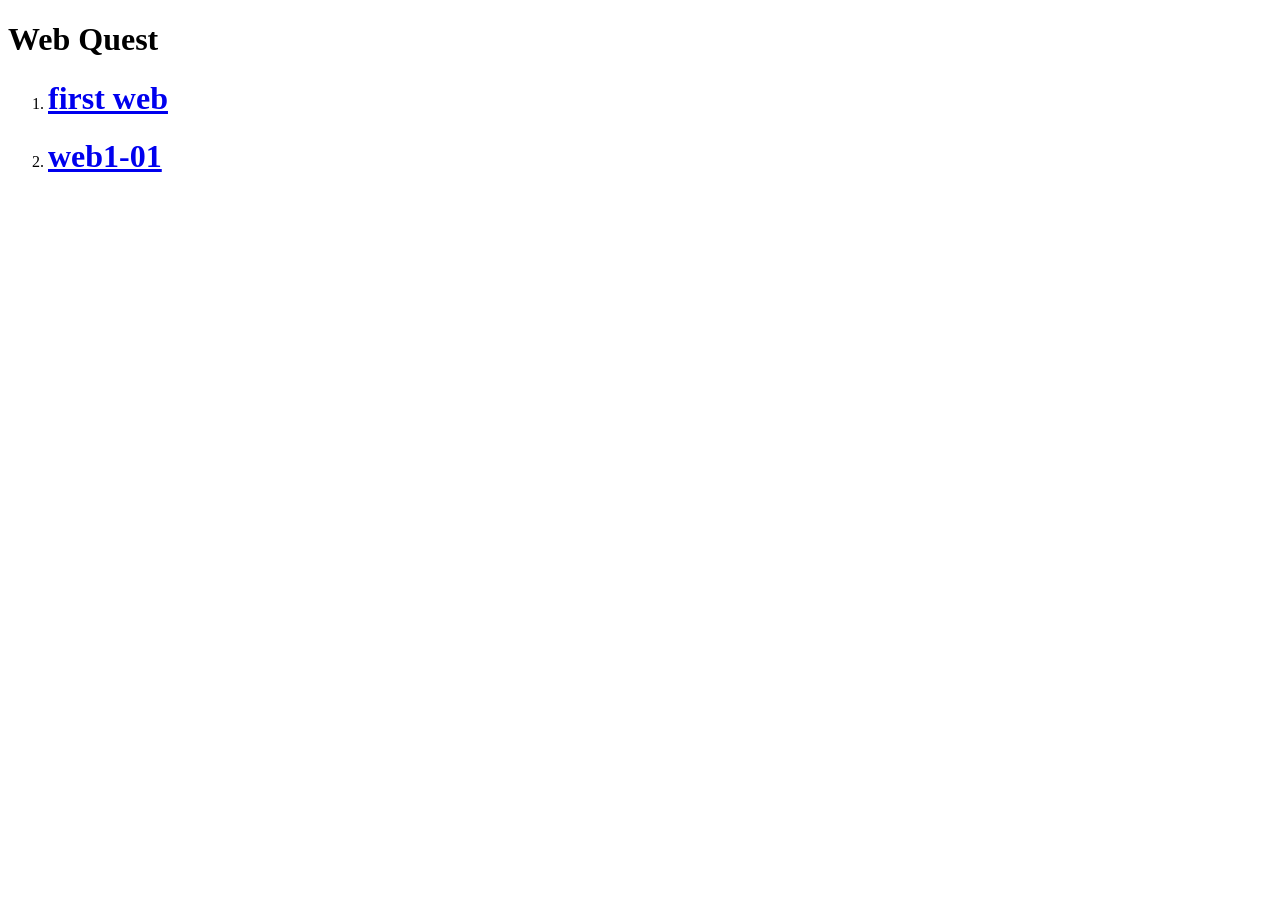
<file: index.html>
<!DOCTYPE html>
<html lang="en">

<head>
    <meta charset="UTF-8">
    <meta name="viewport" content="width=device-width, initial-scale=1.0">
    <title>WebQuest</title>
</head>

<body>
    <h1>Web Quest</h1>
    <ol>
        <li>
            <h1><a href="1stweb/index.html" target="_self">first web</a></h1>
        </li>
        <li>
            <h1><a href="web1-01/index.html" target="_self">web1-01</a></h1>
        </li>
    </ol>
</body>

</html>
</file>
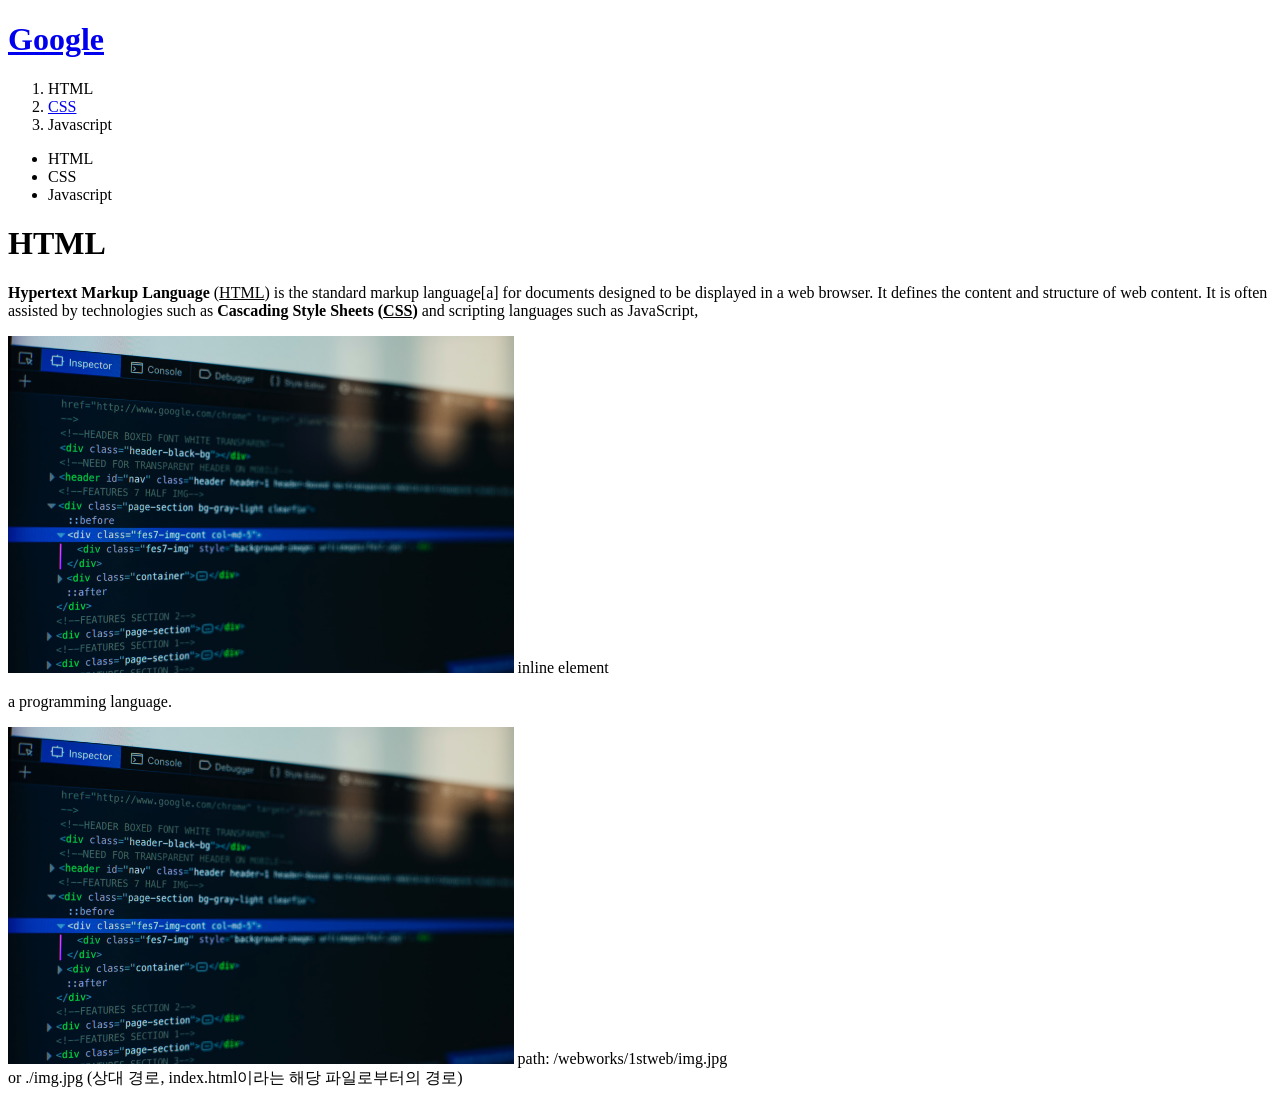
<file: 1stweb/index.html>
<!doctype html>
<html>

<head>
    <title>1st Web Page</title>
    <meta charset="utf-8">
</head>

<body>
    <h1><a href="https://google.com" target="_blank">Google</a></h1>
    <ol>
        <li>HTML</li>
        <li><a href="./css/css.html" target="_self">CSS</a></li>
        <li>Javascript</li>
    </ol>

    <ul>
        <li>HTML</li>
        <li>CSS</li>
        <li>Javascript</li>
    </ul>

    <h1>HTML</h1>
    <p>
        <strong>Hypertext Markup Language</strong> (<u>HTML</u>) is the standard markup language[a] for documents
        designed
        to be displayed in a web browser. It defines the content and structure of web content. It is often assisted by
        technologies such as <strong>Cascading Style Sheets (<u>CSS</u>)</strong> and scripting languages such as
        JavaScript,
    </p>
    <img src="./img.jpg" width="40%"> inline element
    <p>
        a programming language.
    </p>
    <p>
        <img src="./img.jpg" width="40%"> path: /webworks/1stweb/img.jpg<br>
        or ./img.jpg (상대 경로, index.html이라는 해당 파일로부터의 경로)
    </p>
</body>

</html>
</file>
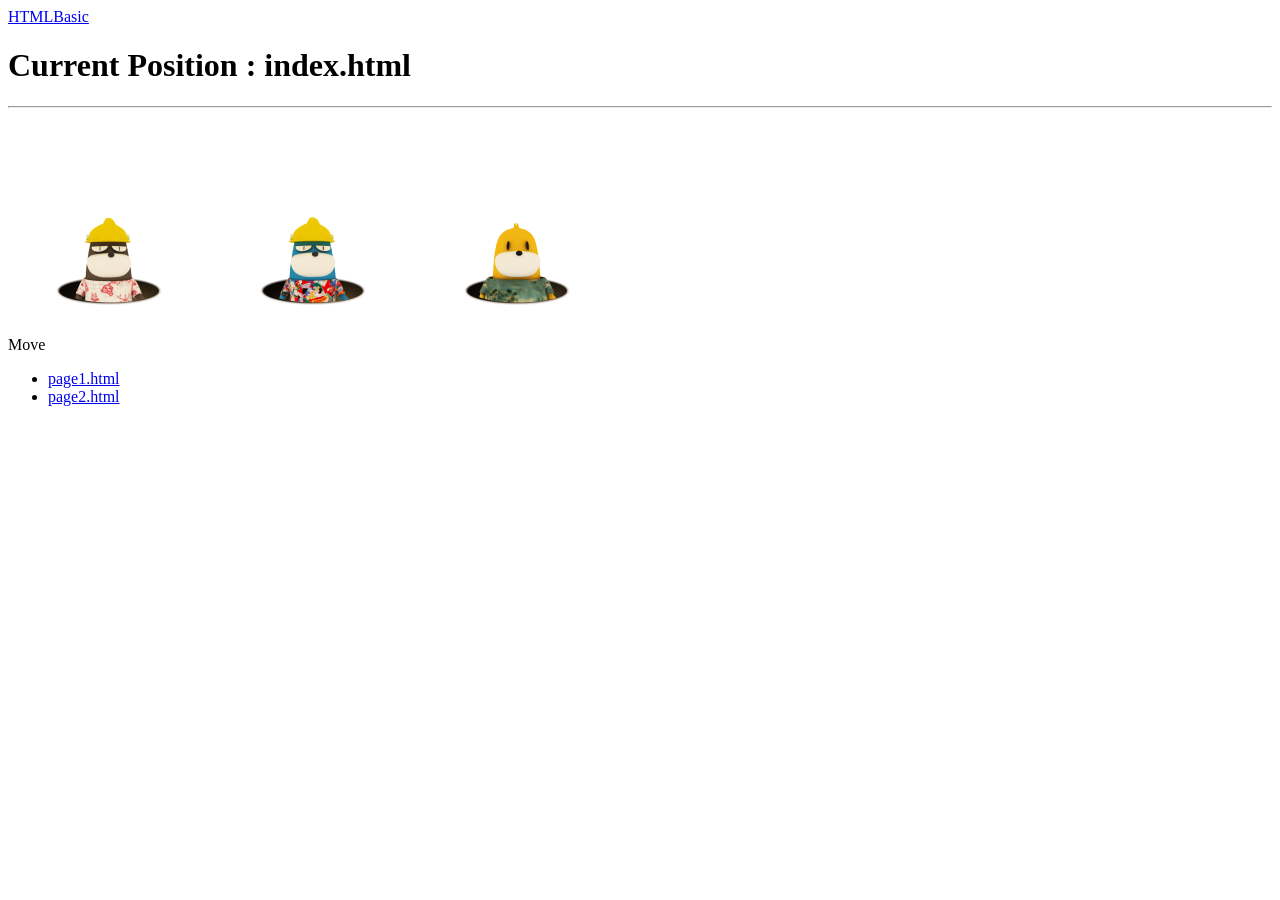
<file: 2ndweb/index.html>
<!DOCTYPE html>
<html lang="en">

<head>
    <meta charset="UTF-8">
    <meta name="viewport" content="width=device-width, initial-scale=1.0">
    <title>web2nd</title>
</head>

<body>
    <a href="./HTMLBasic.html">HTMLBasic</a>
    <h1>Current Position : index.html</h1>
    <hr>
    <img src="folder1/img1.png" alt="mole type A"> <!-- 하위 경로 -->
    <img src="./folder2/img2.png" alt="mole type B"> <!-- 상대 경로 -->
    <img src="/2ndweb/img3.png" alt="mole type C"> <!-- 절대 경로 -->

    <p>Move</p>
    <ul>
        <li><a href="folder1/page1.html">page1.html</a></li> <!-- 하위 경로 -->
        <li><a href="folder2/page2.html">page2.html</a></li> <!-- 하위 경로 -->
    </ul>
</body>

</html>
</file>
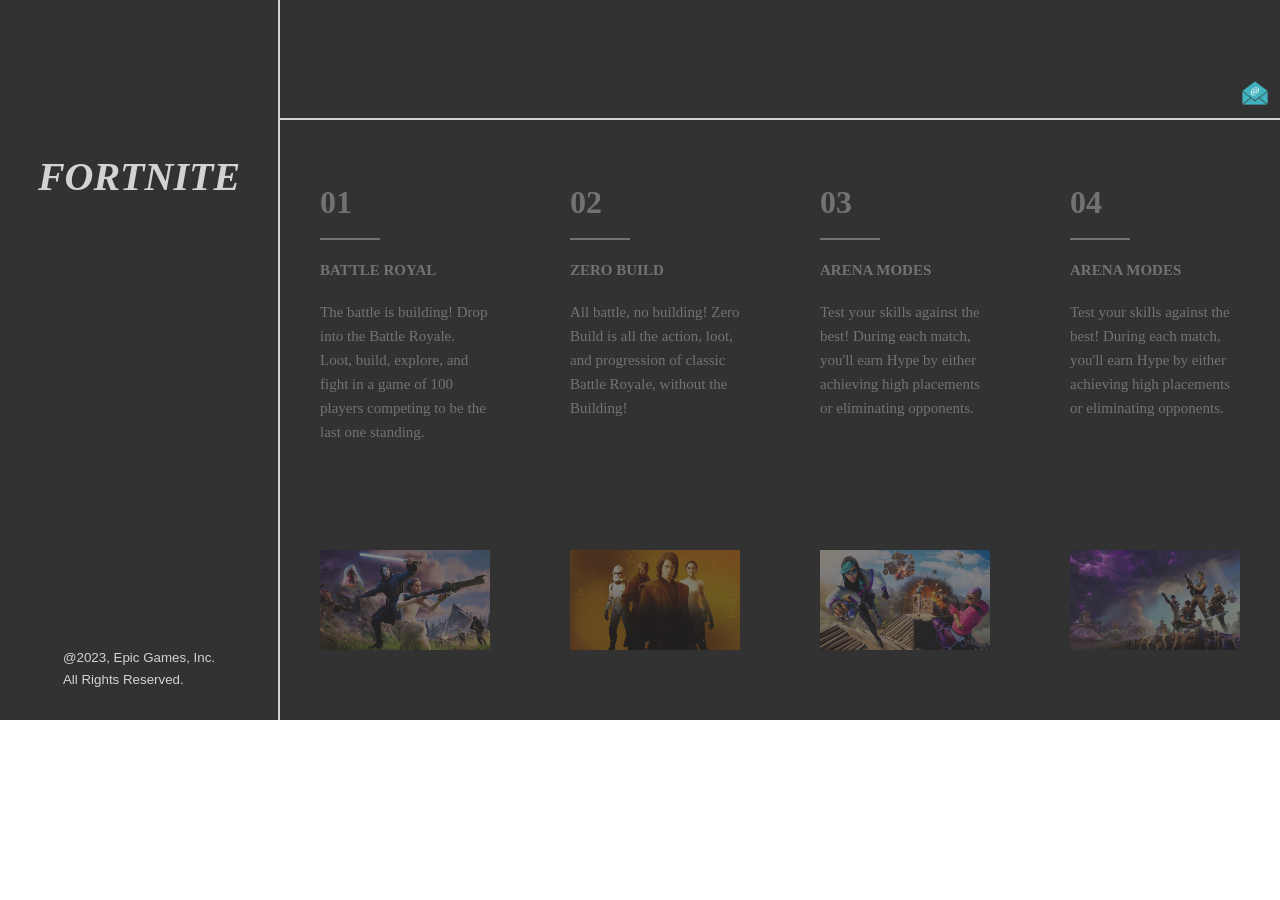
<file: Web 1-04Quest/index.html>
<!DOCTYPE html>
<html lang="en">
<head>
    <meta charset="UTF-8">
    <title>Web 1-04 Quest</title>
    <link rel="stylesheet" type="text/css" href="web_1-04_index.css">
</head>
<body>
    <div id="base">
        <div class="title"> <!-- Title box -->
            <div class="titleup"><p>FORTNITE</p></div>
            <div class="titledown"><p>@2023, Epic Games, Inc.<br>All Rights Reserved.</p></div>
        </div>
        <div class="contents"> <!-- Contents box -->
            <nav>
                <div><img src="mail.png"></div>
            </nav>
            <section>
                <article>
                    <div class="back"></div> <!-- background transform -->
                    <div class="inner">
                        <div class="text">
                            <div>01</div>
                            <p>
                                <span>BATTLE ROYAL</span><br>
                                The battle is building! Drop into the Battle Royale. Loot, build, explore,
                                and fight in a game of 100 players competing to be the last one standing.
                            </p>
                        </div>
                        <div class="image" style=" background-image: url(img1.png)"></div>
                    </div>
                </article>
                <article>
                    <div class="back"></div>
                    <div class="inner">
                        <div class="text">
                            <div>02</div>
                            <p>
                                <span>ZERO BUILD</span><br>
                                All battle, no building! Zero Build is all the action, loot, and
                                progression of classic Battle Royale, without the Building!
                            </p>
                        </div>
                        <div class="image" style=" background-image: url(img2.png);cursor: pointer;">
                            <a href="battleroyal.html"><span class="link"></span></a>
                        </div>
                    </div>
                </article>
                <article>
                    <div class="back"></div>
                    <div class="inner">
                        <div class="text">
                            <div>03</div>
                            <p>
                                <span>ARENA MODES</span><br>
                                Test your skills against the best! During each match,
                                you'll earn Hype by either achieving high placements or eliminating opponents.
                            </p>
                        </div>
                        <div class="image" style=" background-image: url(img3.png)"></div>
                    </div>
                </article>
                <article>
                    <div class="back"></div>
                    <div class="inner">
                        <div class="text">
                            <div>04</div>
                            <p>
                                <span>ARENA MODES</span><br>
                                Test your skills against the best! During each match,
                                you'll earn Hype by either achieving high placements or eliminating opponents.
                            </p>
                        </div>
                        <div class="image" style=" background-image: url(img4.png)"></div>
                    </div>
                </article>
            </section>
        </div>
    </div>
</body>
</html>
</file>
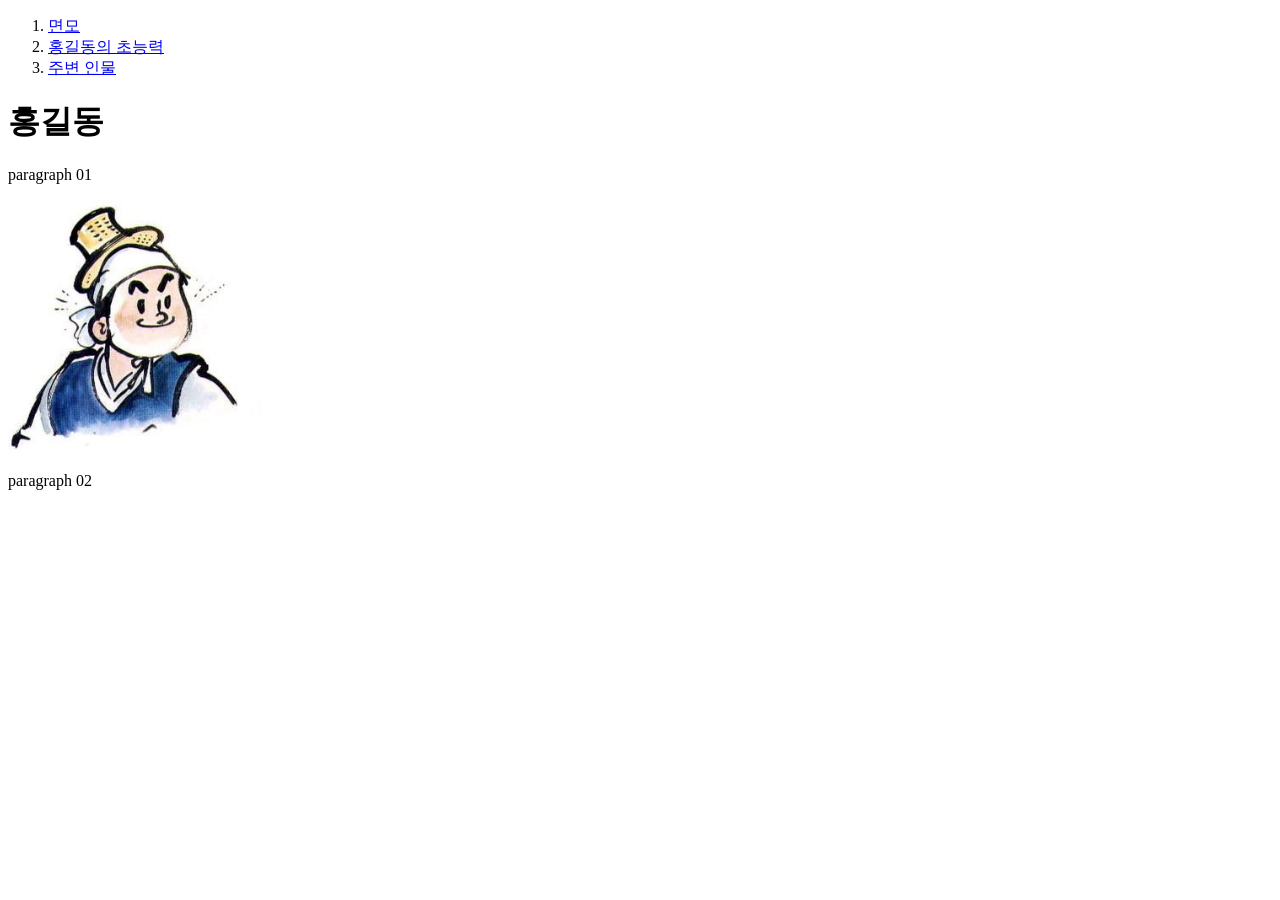
<file: web1-01/index.html>
<!DOCTYPE html>
<html lang="en">

<head>
    <meta charset="UTF-8">
    <meta name="viewport" content="width=device-width, initial-scale=1.0">
    <title>Web 1-01 Quest</title>
</head>

<body>
    <ol>
        <li><a href="page1.html">면모</a></li>
        <li><a href="page2.html">홍길동의 초능력</a></li>
        <li><a href="page3.html">주변 인물</a></li>
    </ol>

    <h1>홍길동</h1>
    <p>
        paragraph 01
    </p>
    <img src="img1.jpg" width="20%">
    <p>
        paragraph 02
    </p>
</body>

</html>
</file>
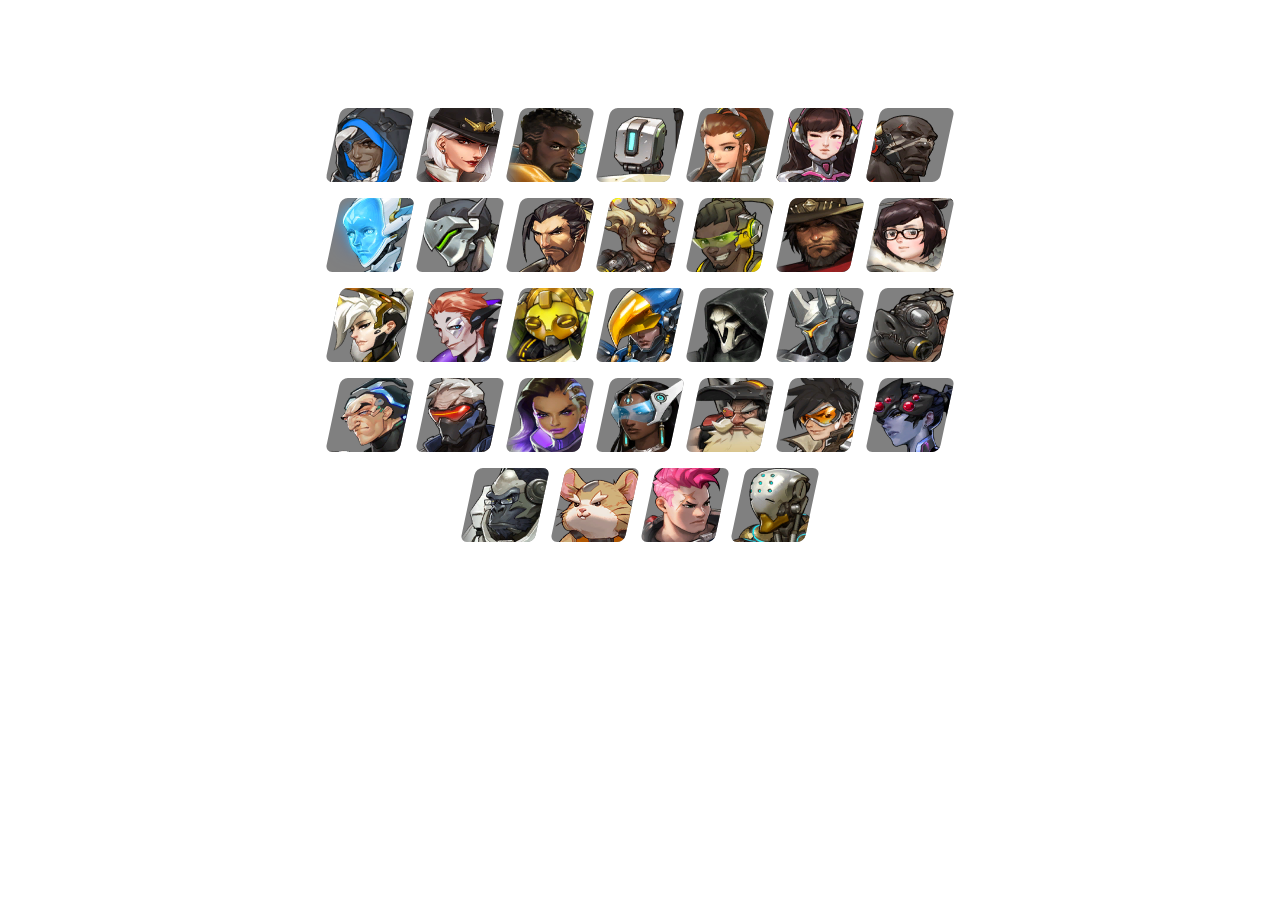
<file: Web 1-04Quest/battleroyal.html>
<!DOCTYPE html>
<html lang="en">
<head>
    <meta charset="UTF-8">
    <title>BattleRoyal</title>
    <link rel="stylesheet" type="text/css" href="web_1-04_battleroyal.css">
</head>
<body>
    <div id="base">
        <div>  <!--hero 1~7-->
            <div><div style="background-image: url(hero01.png);"></div></div>
            <div><div style="background-image: url(hero02.png);"></div></div>
            <div><div style="background-image: url(hero03.png);"></div></div>
            <div><div style="background-image: url(hero04.png);"></div></div>
            <div><div style="background-image: url(hero05.png);"></div></div>
            <div><div style="background-image: url(hero06.png);"></div></div>
            <div><div style="background-image: url(hero07.png);"></div></div>
        </div>
        <div> <!--hero 8~14-->
            <div><div style="background-image: url(hero08.png);"></div></div>
            <div><div style="background-image: url(hero09.png);"></div></div>
            <div><div style="background-image: url(hero10.png);"></div></div>
            <div><div style="background-image: url(hero11.png);"></div></div>
            <div><div style="background-image: url(hero12.png);"></div></div>
            <div><div style="background-image: url(hero13.png);"></div></div>
            <div><div style="background-image: url(hero14.png);"></div></div>
        </div>
        <div> <!--hero 15~21-->
            <div><div style="background-image: url(hero15.png);"></div></div>
            <div><div style="background-image: url(hero16.png);"></div></div>
            <div><div style="background-image: url(hero17.png);"></div></div>
            <div><div style="background-image: url(hero18.png);"></div></div>
            <div><div style="background-image: url(hero19.png);"></div></div>
            <div><div style="background-image: url(hero20.png);"></div></div>
            <div><div style="background-image: url(hero21.png);"></div></div>
        </div>
        <div> <!--hero 22~28-->
            <div><div style="background-image: url(hero22.png);"></div></div>
            <div><div style="background-image: url(hero23.png);"></div></div>
            <div><div style="background-image: url(hero24.png);"></div></div>
            <div><div style="background-image: url(hero25.png);"></div></div>
            <div><div style="background-image: url(hero26.png);"></div></div>
            <div><div style="background-image: url(hero27.png);"></div></div>
            <div><div style="background-image: url(hero28.png);"></div></div>
        </div>
        <div> <!--hero 29~34-->
            <div><div style="background-image: url(hero29.png);"></div></div>
            <div><div style="background-image: url(hero30.png);"></div></div>
            <div><div style="background-image: url(hero31.png);"></div></div>
            <div><div style="background-image: url(hero32.png);"></div></div>
        </div>
    </div>
</body>
</html>
</file>
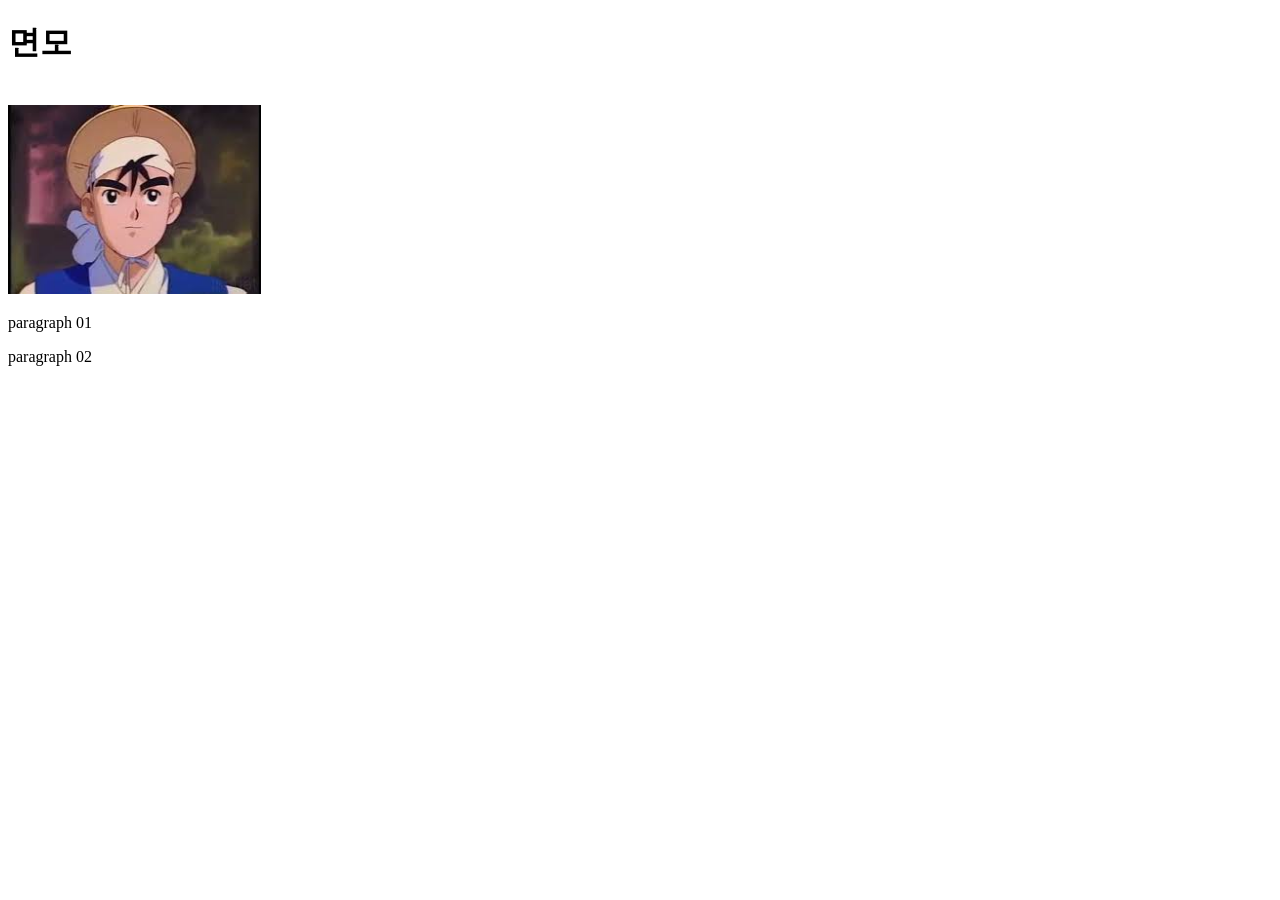
<file: web1-01/page1.html>
<!DOCTYPE html>
<html lang="en">
<head>
    <meta charset="UTF-8">
    <meta name="viewport" content="width=device-width, initial-scale=1.0">
    <title>Page 1</title>
</head>
<body>
    <h1>면모</h1>
    <br>
    <img src="img2.jpg" width="20%">
    <p>
        paragraph 01
    </p>
    <p>
        paragraph 02
    </p>
</body>
</html>
</file>
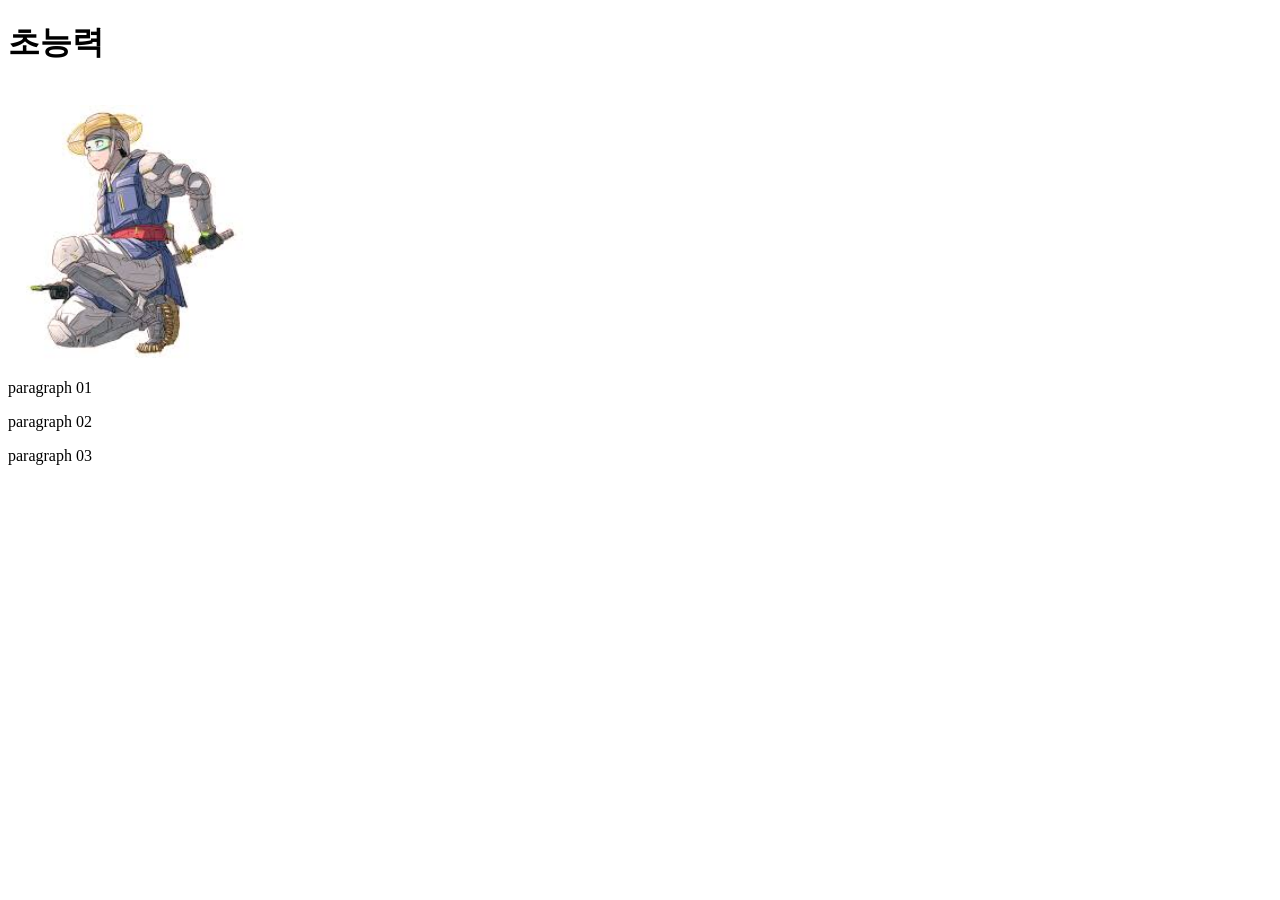
<file: web1-01/page2.html>
<!DOCTYPE html>
<html lang="en">
<head>
    <meta charset="UTF-8">
    <meta name="viewport" content="width=device-width, initial-scale=1.0">
    <title>Page 2</title>
</head>
<body>
    <h1>초능력</h1>
    <br>
    <img src="img3.jpg" width="20%">
    <p>
        paragraph 01
    </p>
    <p>
        paragraph 02
    </p>
    <p>
        paragraph 03
    </p>
</body>
</html>
</file>
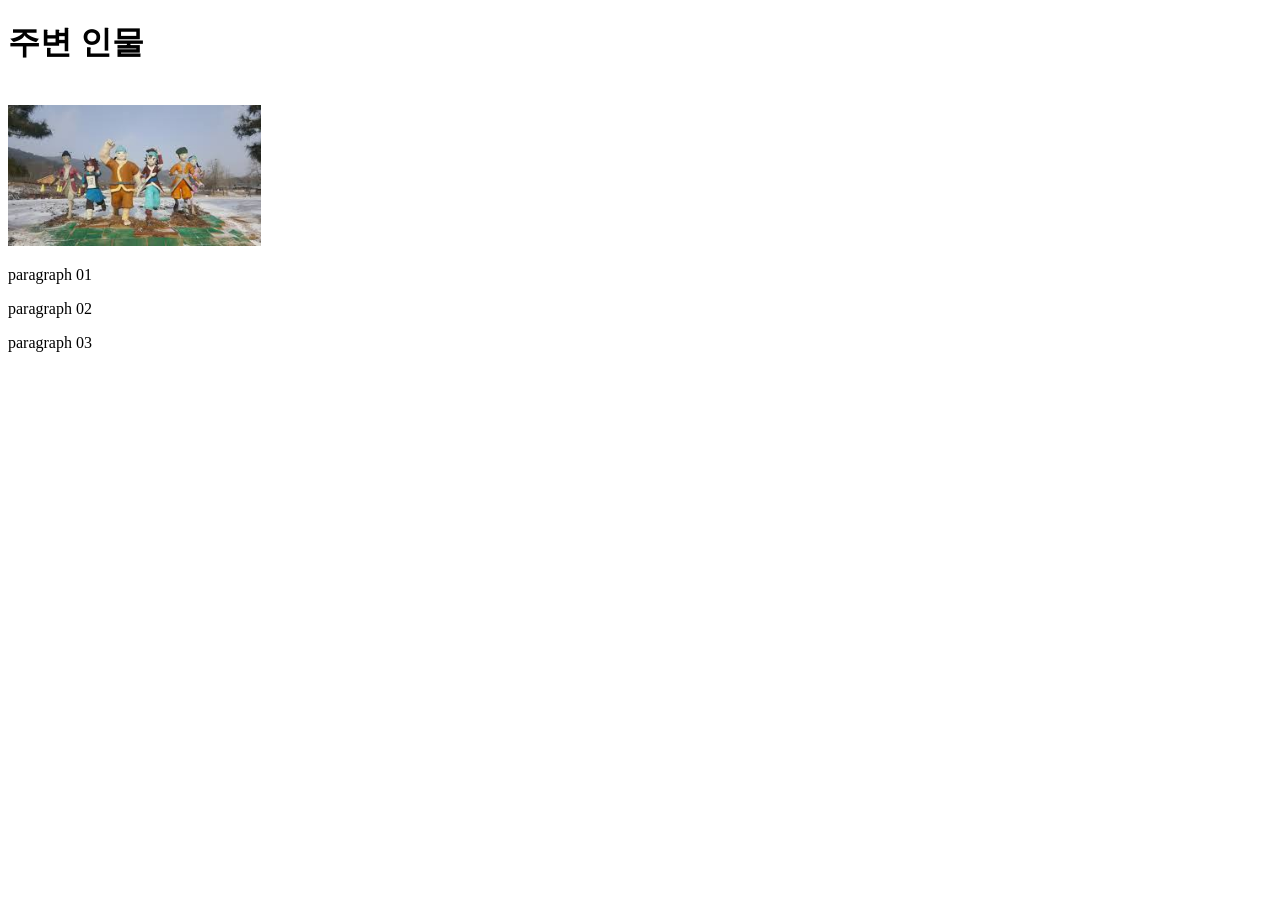
<file: web1-01/page3.html>
<!DOCTYPE html>
<html lang="en">
<head>
    <meta charset="UTF-8">
    <meta name="viewport" content="width=device-width, initial-scale=1.0">
    <title>Page 3</title>
</head>
<body>
    <h1>주변 인물</h1>
    <br>
    <img src="img4.jpg" width="20%">
    <p>
        paragraph 01
    </p>
    <p>
        paragraph 02
    </p>
    <p>
        paragraph 03
    </p>
</body>
</html>
</file>
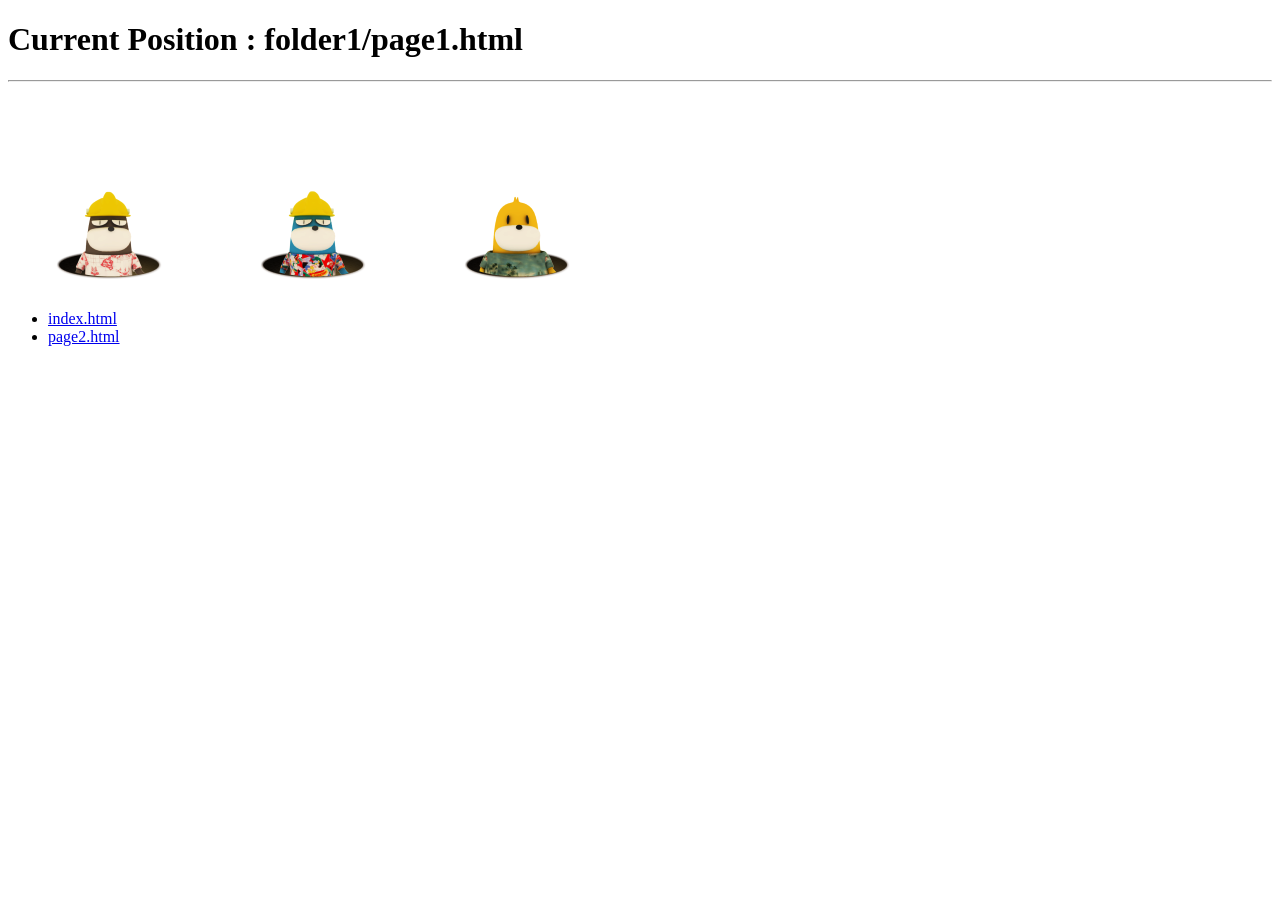
<file: 2ndweb/folder1/page1.html>
<!DOCTYPE html>
<html lang="en">

<head>
    <meta charset="UTF-8">
    <meta name="viewport" content="width=device-width, initial-scale=1.0">
    <title>web1-2 : page1</title>
</head>

<body>
    <h1>Current Position : folder1/page1.html</h1>
    <hr>
    <img src="img1.png" alt="mole type A"> <!-- 하위 경로 -->
    <img src="../folder2/img2.png" alt="mole type B"> <!-- 상대 경로 -->
    <img src="/2ndweb/img3.png" alt="mole type C"> <!-- 절대 경로 -->

    <ul>
        <li><a href="/2ndweb/index.html">index.html</a></li> <!-- 하위 경로 -->
        <li><a href="../folder2/page2.html">page2.html</a></li> <!-- 하위 경로 -->
    </ul>

</body>

</html>
</file>
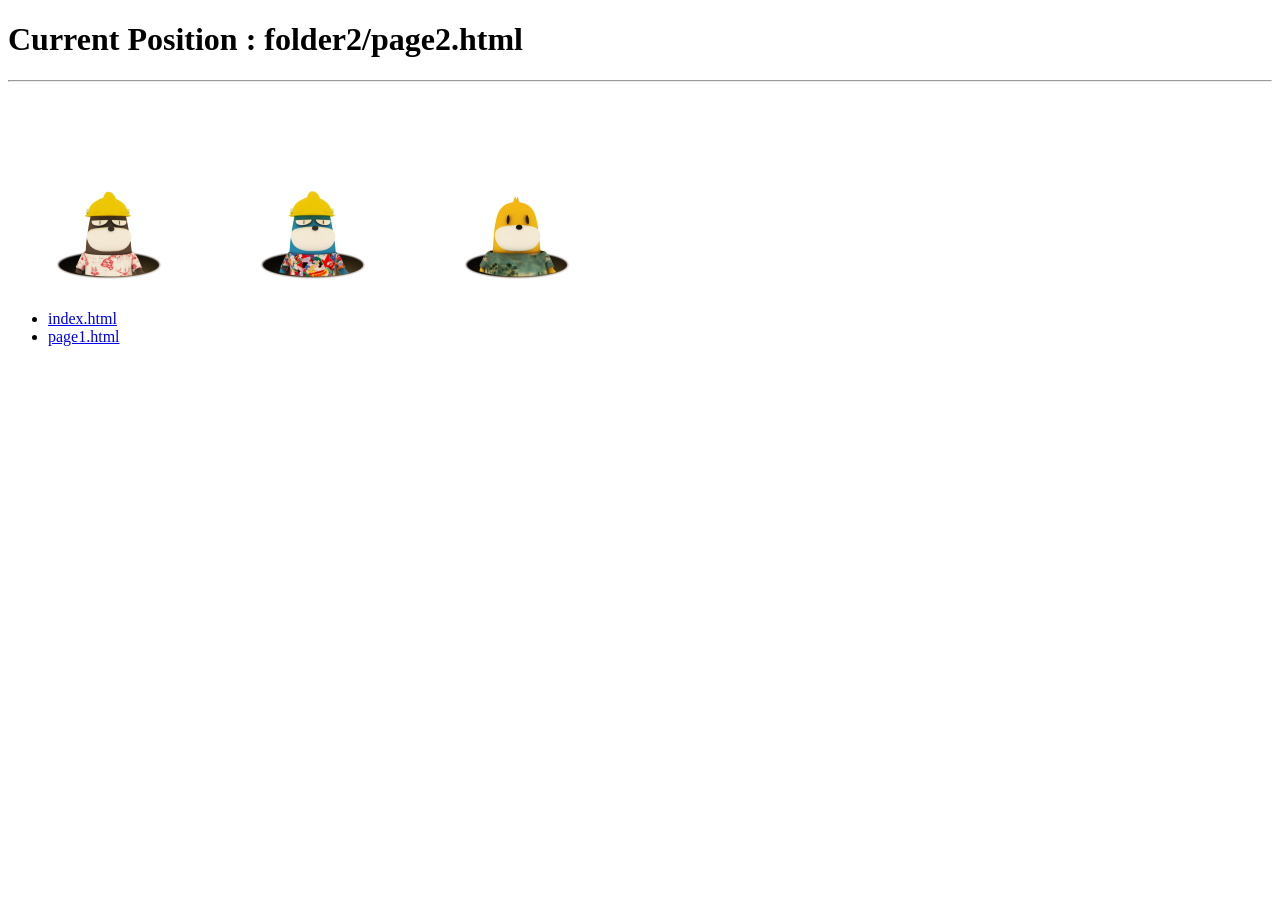
<file: 2ndweb/folder2/page2.html>
<!DOCTYPE html>
<html lang="en">
<head>
    <meta charset="UTF-8">
    <meta name="viewport" content="width=device-width, initial-scale=1.0">
    <title>web1-2 : page2</title>
</head>
<body>
    <body>
    <h1>Current Position : folder2/page2.html</h1>
    <hr>
    <img src="../folder1/img1.png" alt="mole type A"> <!-- 상대 경로 -->
    <img src="img2.png" alt="mole type B"> <!-- 하위 경로 -->
    <img src="/2ndweb/img3.png" alt="mole type C"> <!-- 절대 경로 -->

    <ul>
        <li><a href="/2ndweb/index.html">index.html</a></li> <!-- 하위 경로 -->
        <li><a href="../folder1/page1.html">page1.html</a></li> <!-- 하위 경로 -->
    </ul>
</body>
</html>
</file>
<file: Web 1-04Quest/web_1-04_index.css>
* {
    margin: 0; padding: 0;
    box-sizing: border-box;
    font-family: Verdana;
}
body {
    display: flex;
    color: lightgray;
}
#base {
    width:1280px; height: 720px; margin: 0 auto;
    background: rgb(50,50,50);
    display: flex;
}

#base>div.title{
    width: 280px; height: 100%; border-right: 2px lightgray solid;
    display: flex; flex-wrap: wrap;
    overflow: hidden;
}

.title div {
    width:280px; height:auto; padding:10px;
    /*background: rgba(0,13,236,0.3);*/
}

.titleup {
    /* item: (center, center)*/
    display: flex; justify-content: center; align-items: center;
    /*background-color: pink;*/
}
.titleup >p {
    font: bold italic 30pt/50px 'Times New Roman', Times, serif;
}

#base>div>div.titledown {
    /* item: (center, bottom)*/
    display: flex; justify-content: center; align-items: end;
    /*background: lavender;*/
}
.titledown>p {
    margin-bottom: 20px;
    font: normal 10pt/16pt 'Verdana', sans-serif;
}

#base>div.contents {
    display: flex; flex-direction: column;
    width: 1000px;
    /*background: rgba(236, 0, 118, 0.19);*/
    overflow: hidden;
}
.contents> nav { /* semantic element*/
    width: 100%; height: 120px;
    border-bottom: 2px lightgray solid;
    position: relative;
    /*background: rgba(255, 250, 250, 0.5);*/
}
nav> div { /* mail icon */
    position: absolute;
    width: 30px; height: 30px;
    background-image: url("mail.png"); background-size: 30px;
    bottom: 10px; right: 10px;
}

section {
    display: flex;
    width: 100%; height: 600px;
    /*background: rgba(25, 25, 112, 0.3);*/
}

section> article {
    width: 250px; height: 100%;
    position: relative;
    opacity: 0.4;
}

article:hover {
    opacity: 1;
}
article .back {
    width: 0; height: 100%;
    position: absolute; top: 0; left: 0;
    background-image: url("back.png");
    z-index: 0;
    transition-duration: 0.5s;
}
article:hover .back {
    width: 250px;
    transition-duration: 0.5s;
}

.inner {
    width: 170px; height: 460px; margin: 70px 40px;
    display: flex; flex-direction: column;
    /*background: #8FBC8F;*/
}

.inner div {
    z-index: 1;
    width: 170px;
    /*background: pink;*/
    /*border: 2px solid red;*/
}
.inner>.text {
    height: 360px;
    font-size: 15px; line-height: 24px;
}
.text>div { /* 0n and bottom line */
    width: 60px; height: 50px;
    font-size: 32px; font-weight: bold;
    border-bottom: 2px solid lightgray;
}
.text>p>span {
    font-weight: bold;
    line-height: 60px;
}

.inner>.image {
    height: 100px;
    background-size: 170px 100px;
    transition-duration: 0.5s;
}

.image .link {
    position: absolute;
    width: 100%; height: 100%;
    z-index: 1;
}
article:hover .image {
    transform: translate(10px, -10px) scale(1.2);
    transition-duration: 0.5s;
}
</file>
<file: Web 1-04Quest/web_1-04_battleroyal.css>
* {
    margin: 0; padding: 0;
    box-sizing: border-box;
    font-family: Verdana;
}

#base {
    width: 630px; height:auto; margin: 100px auto;
    display: flex; flex-direction: column;
    /*background: lightgray;*/
}
#base>div {
    display: flex; justify-content: center;
    flex-wrap: wrap;
}
#base>div>div{
    width: 80px; height: 80px; margin: 5px; overflow: hidden;
    transform: skewX(-12deg);
    background: gray;
    border: white 3px solid; border-radius: 10px;
    transition-duration: 0.2s;
}
#base>div>div>div{
    width:97px; height: 74px; overflow:hidden;
    position:relative; right: 10px; transform: skewX(12deg);
    background-size: 97px 74px; background-repeat: no-repeat;

}
#base>div>div:hover{
    z-index:1; overflow:hidden;
    transform: skew(-12deg) scale(1.4);
    background: pink;
}
</file>
